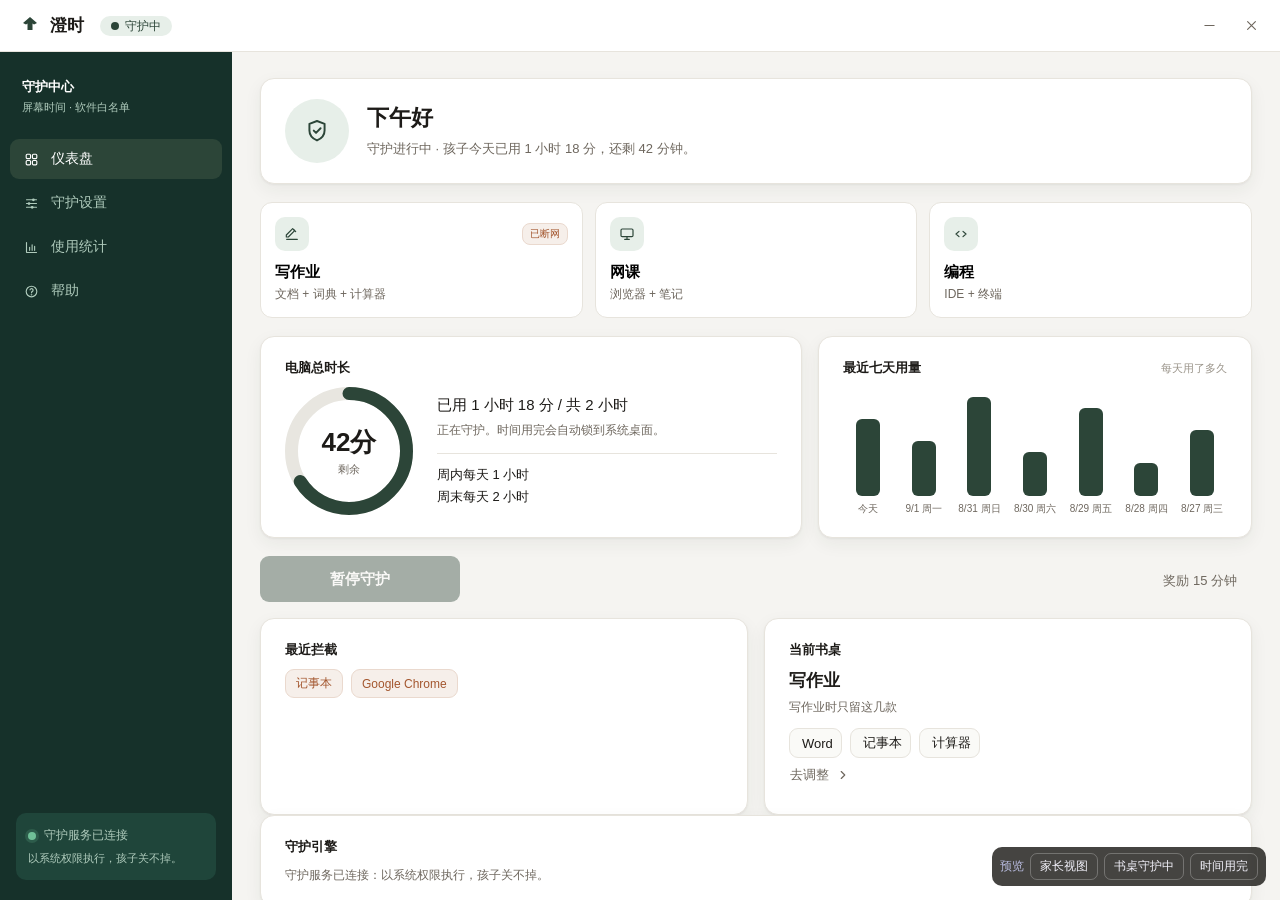
<file: src/Chengshi.App/wwwroot/index.html>
<!doctype html>
<html lang="zh-CN">
<head>
  <meta charset="utf-8" />
  <meta http-equiv="Content-Security-Policy" content="default-src 'self'; style-src 'self' 'unsafe-inline'; img-src 'self' data:" />
  <title>澄时</title>
  <link rel="stylesheet" href="app.css" />
</head>
<body class="mode-parent">
  <!-- ===== SVG 图标库 ===== -->
  <svg xmlns="http://www.w3.org/2000/svg" style="display:none" aria-hidden="true">
    <symbol id="i-logo" viewBox="0 0 20 20">
      <path d="M 10,1 L 17,7 L 14,8.5 L 12.5,7.5 L 12.5,14 L 7.5,14 L 7.5,7.5 L 6,8.5 L 3,7 Z" fill="currentColor"/>
    </symbol>
    <symbol id="i-grid" viewBox="0 0 24 24">
      <g fill="none" stroke="currentColor" stroke-width="1.8" stroke-linecap="round" stroke-linejoin="round">
        <rect x="3.5" y="3.5" width="7" height="7" rx="1.6"/><rect x="13.5" y="3.5" width="7" height="7" rx="1.6"/>
        <rect x="3.5" y="13.5" width="7" height="7" rx="1.6"/><rect x="13.5" y="13.5" width="7" height="7" rx="1.6"/>
      </g>
    </symbol>
    <symbol id="i-sliders" viewBox="0 0 24 24">
      <g fill="none" stroke="currentColor" stroke-width="1.8" stroke-linecap="round">
        <path d="M4 6h16M4 12h16M4 18h16"/>
        <circle cx="15" cy="6" r="2.2" fill="currentColor" stroke="none"/>
        <circle cx="8" cy="12" r="2.2" fill="currentColor" stroke="none"/>
        <circle cx="13" cy="18" r="2.2" fill="currentColor" stroke="none"/>
      </g>
    </symbol>
    <symbol id="i-help" viewBox="0 0 24 24">
      <g fill="none" stroke="currentColor" stroke-width="1.8" stroke-linecap="round">
        <circle cx="12" cy="12" r="8.5"/>
        <path d="M9.6 9.3a2.5 2.5 0 1 1 3.4 2.9c-.8.35-1 .9-1 1.8"/>
        <circle cx="12" cy="17" r=".4" fill="currentColor"/>
      </g>
    </symbol>
    <symbol id="i-pencil" viewBox="0 0 24 24">
      <g fill="none" stroke="currentColor" stroke-width="1.8" stroke-linecap="round" stroke-linejoin="round">
        <path d="M4 20h16M6.5 16.5 16 7l-3-3-9.5 9.5v3z"/><path d="m14.5 5.5 3 3"/>
      </g>
    </symbol>
    <symbol id="i-monitor" viewBox="0 0 24 24">
      <g fill="none" stroke="currentColor" stroke-width="1.8" stroke-linecap="round" stroke-linejoin="round">
        <rect x="3" y="4.5" width="18" height="11.5" rx="1.8"/><path d="M8.5 20h7M12 16.5V20"/>
      </g>
    </symbol>
    <symbol id="i-code" viewBox="0 0 24 24">
      <g fill="none" stroke="currentColor" stroke-width="1.8" stroke-linecap="round" stroke-linejoin="round">
        <path d="m9 8-4.5 4L9 16M15 8l4.5 4L15 16"/>
      </g>
    </symbol>
    <symbol id="i-shield" viewBox="0 0 24 24">
      <g fill="none" stroke="currentColor" stroke-width="1.8" stroke-linecap="round" stroke-linejoin="round">
        <path d="M12 2.8 19 5.4v6.1c0 4.6-3 7.5-7 9.2-4-1.7-7-4.6-7-9.2V5.4z"/>
        <path d="m9 11.6 2.1 2.1L15.3 9.5"/>
      </g>
    </symbol>
    <symbol id="i-eye" viewBox="0 0 24 24">
      <g fill="none" stroke="currentColor" stroke-width="1.8" stroke-linecap="round">
        <path d="M3 12c2.6-4 5.7-6 9-6s6.4 2 9 6c-2.6 4-5.7 6-9 6s-6.4-2-9-6z"/>
        <circle cx="12" cy="12" r="2.6"/>
      </g>
    </symbol>
    <symbol id="i-copy" viewBox="0 0 24 24">
      <g fill="none" stroke="currentColor" stroke-width="1.8" stroke-linecap="round" stroke-linejoin="round">
        <rect x="9" y="9" width="11" height="11" rx="2"/><path d="M5 15H4.5A1.5 1.5 0 0 1 3 13.5v-9A1.5 1.5 0 0 1 4.5 3h9A1.5 1.5 0 0 1 15 4.5V5"/>
      </g>
    </symbol>
    <symbol id="i-mail" viewBox="0 0 24 24">
      <g fill="none" stroke="currentColor" stroke-width="1.8" stroke-linecap="round" stroke-linejoin="round">
        <rect x="3" y="5" width="18" height="14" rx="2"/><path d="m3.5 6.5 8.5 6 8.5-6"/>
      </g>
    </symbol>
    <symbol id="i-folder" viewBox="0 0 24 24">
      <g fill="none" stroke="currentColor" stroke-width="1.8" stroke-linecap="round" stroke-linejoin="round">
        <path d="M3 6.5A1.5 1.5 0 0 1 4.5 5h4.6l2 2.5h8.4A1.5 1.5 0 0 1 21 9v9a1.5 1.5 0 0 1-1.5 1.5h-15A1.5 1.5 0 0 1 3 18z"/>
      </g>
    </symbol>
    <symbol id="i-heart" viewBox="0 0 24 24">
      <g fill="none" stroke="currentColor" stroke-width="1.8" stroke-linecap="round" stroke-linejoin="round">
        <path d="M12 20.5S3.5 15.5 3.5 9.6C3.5 6.8 5.7 4.5 8.4 4.5c1.5 0 2.9.7 3.6 1.9.7-1.2 2.1-1.9 3.6-1.9 2.7 0 4.9 2.3 4.9 5.1 0 5.9-8.5 10.9-8.5 10.9z"/>
      </g>
    </symbol>
    <symbol id="i-chevron" viewBox="0 0 24 24">
      <path fill="none" stroke="currentColor" stroke-width="2" stroke-linecap="round" stroke-linejoin="round" d="m9 6 6 6-6 6"/>
    </symbol>
    <symbol id="i-minus" viewBox="0 0 24 24">
      <path fill="none" stroke="currentColor" stroke-width="1.6" stroke-linecap="round" d="M5.5 12h13"/>
    </symbol>
    <symbol id="i-x" viewBox="0 0 24 24">
      <path fill="none" stroke="currentColor" stroke-width="1.6" stroke-linecap="round" d="m6.5 6.5 11 11m0-11-11 11"/>
    </symbol>
    <symbol id="i-check" viewBox="0 0 24 24">
      <path fill="none" stroke="currentColor" stroke-width="2.4" stroke-linecap="round" stroke-linejoin="round" d="m5 12.5 4.5 4.5L19 7.5"/>
    </symbol>
    <symbol id="i-chart" viewBox="0 0 24 24">
      <g fill="none" stroke="currentColor" stroke-width="1.8" stroke-linecap="round" stroke-linejoin="round">
        <path d="M4 4v15a1 1 0 0 0 1 1h15"/>
        <path d="M9 16.5v-5M13 16.5v-9M17 16.5v-6.5"/>
      </g>
    </symbol>
    <symbol id="i-clock" viewBox="0 0 24 24">
      <g fill="none" stroke="currentColor" stroke-width="1.8" stroke-linecap="round">
        <circle cx="12" cy="12" r="8.5"/><path d="M12 7.5V12l3 2"/>
      </g>
    </symbol>
  </svg>

  <!-- ===== 标题栏（app-region: drag） ===== -->
  <header id="titlebar">
    <div class="tb-left">
      <svg class="tb-logo"><use href="#i-logo"/></svg>
      <span class="tb-name">澄时</span>
      <span id="tbPill" class="pill pill-muted">
        <span class="pill-dot"></span><span id="tbPillText">未设置</span>
      </span>
    </div>
    <div class="tb-right">
      <button id="btnMin" class="tb-btn" title="最小化到托盘" app-region="no-drag"><svg class="ic"><use href="#i-minus"/></svg></button>
      <button id="btnClose" class="tb-btn tb-close" title="关闭" app-region="no-drag"><svg class="ic"><use href="#i-x"/></svg></button>
    </div>
  </header>

  <div id="app">
    <!-- ================= 家长视图 ================= -->
    <div id="parentView">
      <aside id="sidebar">
        <div class="side-head">
          <div class="side-title">守护中心</div>
          <div class="side-sub">屏幕时间 · 软件白名单</div>
        </div>
        <nav class="side-nav">
          <button class="nav-item active" data-page="dashboard"><svg class="ic"><use href="#i-grid"/></svg><span>仪表盘</span></button>
          <button class="nav-item" data-page="settings"><svg class="ic"><use href="#i-sliders"/></svg><span>守护设置</span></button>
          <button class="nav-item" data-page="stats"><svg class="ic"><use href="#i-chart"/></svg><span>使用统计</span></button>
          <button class="nav-item" data-page="help"><svg class="ic"><use href="#i-help"/></svg><span>帮助</span></button>
        </nav>
        <div class="side-engine">
          <div class="se-line"><span class="se-dot" id="engineDot"></span><span id="engineTitle">守护引擎</span></div>
          <div class="se-detail" id="engineDetail">正在检查…</div>
        </div>
      </aside>

      <main id="content">
        <!-- ===== 仪表盘 ===== -->
        <section id="page-dashboard" class="page active">
          <div class="card hero">
            <div class="hero-icon"><svg class="ic-lg"><use href="#i-shield"/></svg></div>
            <div class="hero-text">
              <div class="hero-greeting" id="greeting">你好</div>
              <div class="hero-line" id="heroLine"></div>
            </div>
          </div>

          <div class="desk-cards" id="deskCards"></div>

          <div class="dash-grid">
            <div class="card budget-card">
              <div class="card-title">电脑总时长</div>
              <div class="budget-body">
                <div class="donut-wrap">
                  <svg class="donut" viewBox="0 0 128 128">
                    <circle class="donut-track" cx="64" cy="64" r="57.5"/>
                    <circle class="donut-arc" id="donutArc" cx="64" cy="64" r="57.5"/>
                  </svg>
                  <div class="donut-center">
                    <div class="donut-remaining" id="donutRemaining">—</div>
                    <div class="donut-label">剩余</div>
                  </div>
                </div>
                <div class="budget-side">
                  <div class="budget-used" id="donutUsed">已用 — / 共 1 小时</div>
                  <div class="budget-hint" id="donutHint"></div>
                  <div class="v-divider"></div>
                  <div class="limit-line" id="weekdayLimit">周内每天 1 小时</div>
                  <div class="limit-line" id="weekendLimit">周末每天 2 小时</div>
                </div>
              </div>
            </div>

            <div class="card week-card">
              <div class="card-title-row">
                <div class="card-title">最近七天用量</div>
                <div class="card-aside">每天用了多久</div>
              </div>
              <div class="week-bars" id="weekBars"></div>
              <div class="empty-note" id="weekEmpty">跨天之后，这里会画出每天大概用了多久。</div>
            </div>
          </div>

          <div class="dash-actions">
            <button id="guardBtn" class="btn btn-primary btn-lg">完成家长设置</button>
            <button id="rewardBtn" class="btn btn-ghost hidden">奖励 15 分钟</button>
          </div>

          <div class="dash-grid dash-grid-2">
            <div class="card">
              <div class="card-title">最近拦截</div>
              <div class="chips warn-chips" id="dashBlocked"></div>
              <div class="empty-note" id="dashBlockedEmpty">守护中拦下的软件会显示在这里。</div>
            </div>
            <div class="card">
              <div class="card-title">当前书桌</div>
              <div class="cur-desk-name" id="curDeskName">写作业</div>
              <div class="cur-desk-summary" id="curDeskSummary"></div>
              <div class="chips" id="curDeskApps"></div>
              <div class="empty-note" id="curDeskEmpty">还没选书桌。</div>
              <button class="btn btn-ghost btn-link nav-go" data-page="settings">去调整 <svg class="ic ic-sm"><use href="#i-chevron"/></svg></button>
            </div>
          </div>

          <div class="card">
            <div class="card-title">守护引擎</div>
            <div class="engine-text" id="dashEngine"></div>
            <div class="hint accent-hint" id="dashHint"></div>
          </div>

          <div class="card">
            <div class="card-title-row">
              <div class="card-title">今天各软件用了多久</div>
              <div class="card-aside" id="appUsageHint"></div>
            </div>
            <div id="appUsageRows"></div>
            <div class="empty-note" id="appUsageEmpty">守护开始后，这里会记下每个软件各用了多久。</div>
          </div>
        </section>

        <!-- ===== 守护设置 ===== -->
        <section id="page-settings" class="page">
          <div class="settings-head">
            <div class="settings-head-text">
              <div class="page-title" id="setTitle">家长设置</div>
              <div class="page-lead" id="setLead">改时长或软件后点开始守护。孩子在守护画面里改不了。</div>
            </div>
            <button id="guardBtn2" class="btn btn-primary">开始守护</button>
          </div>

          <!-- 守护生效预览：实时汇总所有规则叠加后的结果，回答「到底什么在生效」 -->
          <div class="card preview-card">
            <div class="preview-head" id="previewHead">点「开始守护」后，以下规则会同时生效：</div>
            <ul class="preview-list" id="previewList"></ul>
          </div>

          <!-- 规则一 · 能用什么 ｜ 规则二 · 能用多久（两条规则同时生效） -->
          <div class="scenario-grid">
            <div class="card">
              <div class="scenario-head">
                <span class="scenario-title">能用什么</span><span class="scenario-tag">软件与网站</span>
              </div>
              <div class="scenario-lead">守护中，名单外的软件会被关掉。</div>

              <div class="card-title">书桌</div>
              <div class="desk-select-grid" id="deskGrid"></div>
              <div class="empty-note hidden" id="unrestrictedNote" style="margin-top:12px">
                这个场景不限制软件和网站：整台电脑随便用，只用「能用多久」里的时长来管。
              </div>

              <div id="presetSection">
                <div class="field-label" style="margin-top:14px">拿不准？一键套用推荐组合：</div>
                <div class="row wrap" id="presetRow">
                  <button class="btn btn-outline btn-sm" data-preset="homework|60">小学生 · 写作业 1 小时</button>
                  <button class="btn btn-outline btn-sm" data-preset="class|90">初中生 · 网课 1.5 小时</button>
                  <button class="btn btn-outline btn-sm" data-preset="code|120">高中生 · 编程 2 小时</button>
                </div>
              </div>

              <div id="appsSection">
                <div class="row split" style="margin-top:24px">
                  <div class="card-title">允许的软件</div>
                  <button id="addAppsBtn" class="btn btn-outline btn-sm">添加 / 去掉</button>
                </div>
                <div class="chips" id="appChips"></div>
                <div class="empty-note" id="appChipsEmpty">还没选软件。开始守护前至少加一款。</div>
              </div>

              <div id="sitesSection">
                <div class="h-divider"></div>

                <div class="card-title">网站规则（绿色上网）</div>
                <div class="muted-note" id="sitesHint"></div>

                <div class="field-label" style="margin-top:8px">允许的网站（留空 = 不限制）</div>
                <div class="row">
                  <input id="allowSiteInput" class="input grow" placeholder="如 ke.qq.com（课堂网址）" />
                  <button id="addAllowSite" class="btn btn-outline">添加</button>
                </div>
                <div class="chips accent-chips" id="allowSiteChips"></div>
                <div class="empty-note" id="allowSiteEmpty">还没填。填了之后，浏览器只能打开这些网站。</div>

                <div class="field-label" style="margin-top:12px">禁止类别</div>
                <label class="check"><input type="checkbox" id="catVideo"><span>短视频 / 直播（抖音、快手、B站…）</span></label>
                <label class="check"><input type="checkbox" id="catGames"><span>游戏网站（4399、Steam 社区…）</span></label>
                <label class="check"><input type="checkbox" id="catAdult"><span>成人内容</span></label>

                <div class="field-label" style="margin-top:12px">禁止的网站</div>
                <div class="row">
                  <input id="blockSiteInput" class="input grow" placeholder="如 youku.com" />
                  <button id="addBlockSite" class="btn btn-outline">添加</button>
                </div>
                <div class="chips" id="blockSiteChips"></div>
              </div>
            </div>

            <div class="card">
              <div class="scenario-head">
                <span class="scenario-title">能用多久</span><span class="scenario-tag">每天总时长</span>
              </div>
              <div class="scenario-lead">和「能用什么」同时生效：不管用哪个软件，每天累计用满就锁屏，周内 / 周末可以不同。</div>

              <div class="seg-tabs">
                <button class="seg-tab on" data-tab="weekday">周一至周五</button>
                <button class="seg-tab" data-tab="weekend">周末</button>
              </div>
              <div class="minutes-big" id="minutesBig">1 小时</div>
              <div class="muted-note" id="otherDays" style="margin-bottom:12px"></div>

              <div class="pill-grid">
                <button class="pill-btn" data-min="30">30 分</button>
                <button class="pill-btn" data-min="60">1 小时</button>
                <button class="pill-btn" data-min="90">90 分</button>
                <button class="pill-btn" data-min="120">2 小时</button>
                <button class="pill-btn" data-min="custom">自定义</button>
              </div>
              <div class="row hidden" id="customWrap" style="margin-top:8px">
                <input id="customMinutes" class="input" style="width:84px" inputmode="numeric" placeholder="分钟" />
                <span class="muted-note" style="margin:0">分钟 / 天，范围 5–600</span>
              </div>
              <div class="muted-note" id="whatHappens" style="margin-top:8px"></div>

              <div class="h-divider"></div>

              <div class="card-title">按星期排不同时长</div>
              <div class="muted-note">默认按上面的基础时长。某天想多给或少给，在这里单独改，只有那一天生效。</div>
              <div id="dayRows" style="margin-top:10px"></div>
            </div>
          </div>

          <!-- 规则三 · 单个软件限时 -->
          <div class="card" style="margin-top:16px">
            <div class="scenario-head">
              <span class="scenario-title">单个软件限时</span><span class="scenario-tag">可选</span>
            </div>
            <div class="scenario-lead">在「能用多久」之内，给某些软件单独设上限：比如游戏每天只给 30 分钟，用完就只关掉它，别的软件照常用。</div>
            <div class="row" style="max-width:560px">
              <select id="limitAppSelect" class="input grow"></select>
              <input id="limitMinutes" class="input" style="width:72px" inputmode="numeric" placeholder="分钟" />
              <button id="addLimit" class="btn btn-outline">加上这条限额</button>
            </div>
            <div id="limitRows" style="margin-top:10px"></div>
            <div class="empty-note" id="limitEmpty">还没有单独限时。所有软件共用上面的每天总时长。</div>
          </div>

          <!-- 规则四 · 开机自动守护 -->
          <div class="card" style="margin-top:16px">
            <div class="scenario-head">
              <span class="scenario-title">开机自动守护</span><span class="scenario-tag">什么时候开始</span>
            </div>
            <div class="scenario-lead">勾上后孩子开机就开始计总时长，不用家长动手。</div>
            <label class="check check-row">
              <input type="checkbox" id="guardOnLaunch">
              <span class="check-text"><b>开机后自动开始守护</b><small>澄时一启动就进入守护，总时长从开机就计</small></span>
            </label>
            <label class="check check-row">
              <input type="checkbox" id="startWithWindows">
              <span class="check-text"><b>开机时启动澄时</b><small>家长端随 Windows 启动，托盘里随时能打开</small></span>
            </label>
            <div class="scene-svc">
              <div class="hint accent-hint" id="serviceStatus" style="margin:0 0 8px"></div>
              <div class="row wrap">
                <button id="installService" class="btn btn-outline btn-sm">安装守护服务</button>
                <button id="uninstallService" class="btn btn-ghost btn-sm hidden">卸载守护服务</button>
              </div>
              <div class="muted-note" style="margin-top:8px">装上守护服务：开机守护由系统执行、断网管控才生效，孩子也杀不掉进程。</div>
            </div>
          </div>

          <!-- 支撑配置：密码与找回 ｜ 邮件 -->
          <div class="scenario-grid" style="margin-top:16px">
            <div class="card">
              <div class="scenario-title">家长密码与找回</div>
              <div class="scenario-lead">改规则、加时间、退出澄时都要用密码。</div>

              <div id="pinFirstRun">
                <div class="field-label" style="margin-top:8px">设置密码（至少 4 位）</div>
                <input type="password" id="pinCreate" class="input" style="width:100%" inputmode="numeric" autocomplete="new-password" />
                <div class="field-label" style="margin-top:12px">再输一次</div>
                <input type="password" id="pinConfirm" class="input" style="width:100%" inputmode="numeric" autocomplete="new-password" />
              </div>

              <div id="pinConfigured" class="hidden">
                <div class="field-label" style="margin-top:8px">找回码</div>
                <div class="row">
                  <div class="recovery-box" id="recoveryCode">————</div>
                  <button id="copyRecovery" class="btn btn-outline" title="复制找回码"><svg class="ic ic-sm"><use href="#i-copy"/></svg></button>
                </div>
                <div class="muted-note" id="recoveryHint" style="margin:6px 0 14px">忘记密码时用，请抄下来或点「复制」存好。</div>

                <div class="field-label">当前密码</div>
                <input type="password" id="pinOld" class="input" style="width:100%" inputmode="numeric" autocomplete="current-password" />
                <div class="field-label" style="margin-top:12px">新密码</div>
                <input type="password" id="pinNew" class="input" style="width:100%" inputmode="numeric" autocomplete="new-password" />
                <div class="field-label" style="margin-top:12px">再输一次</div>
                <input type="password" id="pinNew2" class="input" style="width:100%" inputmode="numeric" autocomplete="new-password" />
                <button id="changePin" class="btn btn-outline" style="margin-top:12px">保存新密码</button>
                <div class="hint accent-hint" id="pinHint"></div>

                <div class="h-divider"></div>

                <div class="card-title">邮箱找回（可选）</div>
                <div class="muted-note">留一个备用邮箱，忘记密码时用验证码找回，比记找回码更方便。</div>
                <div class="field-label" style="margin-top:8px">备用邮箱</div>
                <input id="recoveryEmail" class="input" style="width:100%" placeholder="parent@example.com" />
                <button id="saveRecoveryEmail" class="btn btn-outline" style="margin-top:8px">保存备用邮箱</button>
              </div>
            </div>

            <div class="card">
              <div class="scenario-title">邮件发送设置（可选）</div>
              <div class="scenario-lead">不填也能用：演示模式会在软件内直接弹出验证码。想真发邮件，填 QQ/新浪 的 SMTP（用邮箱授权码，不是登录密码）。</div>
              <div class="row wrap">
                <button class="btn btn-outline btn-sm" data-mail="qq">QQ 邮箱</button>
                <button class="btn btn-outline btn-sm" data-mail="sina">新浪邮箱</button>
                <button class="btn btn-outline btn-sm" data-mail="163">163 邮箱</button>
              </div>
              <div class="field-label" style="margin-top:10px">SMTP 服务器</div>
              <div class="row">
                <input id="smtpHost" class="input grow" placeholder="smtp.qq.com" />
                <input id="smtpPort" class="input" style="width:76px" inputmode="numeric" placeholder="587" />
              </div>
              <label class="check" style="margin-top:10px"><input type="checkbox" id="smtpSsl"><span>使用 SSL/TLS 加密</span></label>
              <div class="field-label" style="margin-top:12px">邮箱账号</div>
              <input id="smtpUser" class="input" style="width:100%" placeholder="你的邮箱" />
              <div class="field-label" style="margin-top:12px">授权码（不是邮箱登录密码）</div>
              <input type="password" id="smtpPass" class="input" style="width:100%" autocomplete="off" />
              <button id="saveMail" class="btn btn-outline" style="margin-top:12px">保存邮件设置</button>
              <div class="hint accent-hint" id="mailHint"></div>
            </div>
          </div>

          <!-- 支撑配置：睡觉与护眼 -->
          <div class="card" style="margin-top:16px">
            <div class="scenario-title">睡觉与护眼</div>
            <label class="check" style="margin-top:10px"><input type="checkbox" id="bedtime"><span>22:00 – 07:00 断网</span></label>
            <div class="muted-note" style="margin-left:28px">守护期间到点就断网，帮助孩子按时睡觉。</div>

            <div class="h-divider"></div>

            <div class="card-title">护眼休息提醒</div>
            <div class="muted-note">孩子连续用电脑到设定时长，就弹窗温柔提醒休息眼睛。只是提醒，不会强制关掉软件。</div>
            <div class="row wrap" style="margin-top:10px">
              <button class="pill-btn break-pill" data-break="0">关闭</button>
              <button class="pill-btn break-pill" data-break="30">每 30 分钟</button>
              <button class="pill-btn break-pill" data-break="45">每 45 分钟</button>
              <button class="pill-btn break-pill" data-break="60">每 60 分钟</button>
            </div>
          </div>

          <div class="hint accent-hint" id="parentHint" style="margin-top:14px"></div>
        </section>

        <!-- ===== 使用统计 ===== -->
        <section id="page-stats" class="page">
          <div class="settings-head">
            <div class="settings-head-text">
              <div class="page-title">使用统计</div>
              <div class="page-lead">每个软件每天用了多久，都记在这台电脑上，不会上传。</div>
            </div>
            <div class="row wrap">
              <button class="pill-btn range-pill on" data-statrange="7">近 7 天</button>
              <button class="pill-btn range-pill" data-statrange="14">近 14 天</button>
              <button class="pill-btn range-pill" data-statrange="30">近 30 天</button>
            </div>
          </div>

          <div class="stat-cards">
            <div class="card stat-card"><div class="stat-label">累计时长</div><div class="stat-value" id="statTotal">—</div></div>
            <div class="card stat-card"><div class="stat-label">日均时长</div><div class="stat-value" id="statAvg">—</div></div>
            <div class="card stat-card"><div class="stat-label">用过的软件</div><div class="stat-value" id="statApps">—</div></div>
            <div class="card stat-card"><div class="stat-label">拦截次数</div><div class="stat-value" id="statBlocked">—</div></div>
          </div>

          <div class="card stats-block">
            <div class="card-title-row">
              <div class="card-title">每天总时长</div>
              <div class="card-aside">今天为实时数据</div>
            </div>
            <div class="stat-bars" id="statDailyBars"></div>
            <div class="empty-note hidden" id="statDailyEmpty">还没有历史记录。守护跑起来、跨天之后，这里会一天一根柱子。</div>
          </div>

          <div class="card stats-block">
            <div class="card-title-row">
              <div class="card-title">应用时长排行</div>
              <div class="card-aside">按所选范围合计</div>
            </div>
            <div id="statRanking"></div>
            <div class="empty-note hidden" id="statRankEmpty">还没有记录。守护开始后，孩子用的每款软件都会记下来。</div>
          </div>

          <div class="card stats-block">
            <div class="card-title">每日明细</div>
            <div class="detail-row detail-head"><span>日期</span><span>总时长</span><span>拦截</span><span>用得最多的软件</span></div>
            <div id="statDetail"></div>
          </div>
        </section>

        <!-- ===== 帮助 ===== -->
        <section id="page-help" class="page">
          <div class="page-title">帮助与状态</div>
          <div class="page-lead">确认守护引擎在正常工作，或试一下拦截效果。</div>

          <div class="help-list">
            <div class="card">
              <div class="card-title">守护引擎</div>
              <div class="help-engine" id="helpEngine"></div>
            </div>
            <div class="card">
              <div class="card-title">验证拦截</div>
              <div class="muted-note">开始后只留计算器，打开记事本应被自动关掉。用来确认拦截有没有生效。</div>
              <button id="spikeBtn" class="btn btn-outline" style="margin-top:12px">试一下拦截</button>
              <div class="hint accent-hint" id="spikeHint"></div>
            </div>
            <div class="card">
              <div class="card-title">杀毒软件提示有风险？</div>
              <div class="muted-note">澄时做的事（锁屏、关闭名单外的程序、常驻后台守护）和杀毒软件盯着的可疑行为长得一样，又没有花钱买代码签名证书，所以 Windows SmartScreen 或杀软可能弹「未知发布者」警告，属于误报。澄时全部代码开源、不联网上传任何数据；不放心的话可以只从官方发布页下载，或自己从源码构建后再安装。若杀软拦截了安装，把澄时加入白名单即可。</div>
            </div>
            <div class="card">
              <div class="card-title">问题反馈</div>
              <div class="muted-note">装不上、拦不住、误关了正常软件？先打开日志看看，反馈时把现象、日志和 Windows 版本一起发来，问题才好定位。</div>
              <div class="row" style="margin-top:12px">
                <button id="copyFeedback" class="btn btn-outline">复制邮箱</button>
                <button id="openMailApp" class="btn btn-outline">打开邮件应用</button>
                <button id="openLogs" class="btn btn-outline">打开日志文件夹</button>
              </div>
              <div class="feedback-email" id="feedbackEmail"></div>
              <div class="hint accent-hint" id="feedbackHint"></div>
            </div>
            <div class="card">
              <div class="card-title">关于</div>
              <div class="muted-note" id="helpAbout">所有设置和记录都只存在这台电脑上，不会上传。</div>
              <div class="row" style="margin-top:12px">
                <button id="sponsorBtn" class="btn btn-outline"><svg class="ic ic-sm"><use href="#i-heart"/></svg> 支持澄时</button>
                <span class="faint-note">澄时免费无广告，赞助全凭心意。</span>
              </div>
            </div>
          </div>
        </section>
      </main>
    </div>

    <!-- ================= 孩子视图：书桌场景 ================= -->
    <div id="deskView" class="child-view hidden">
      <div class="desk-glow g1"></div>
      <div class="desk-glow g2"></div>
      <div class="desk-center">
        <div class="pill pill-accent">
          <span class="pill-dot"></span><span id="childCaption">今天还剩</span>
        </div>
        <div class="remaining" id="remaining"></div>
        <div class="child-hint" id="childHint"></div>
        <div id="deskBanner" class="desk-banner hidden"></div>
      </div>
      <div class="desk-tiles" id="childTiles"></div>
      <div class="desk-blocked chips warn-chips" id="childBlocked"></div>
      <button id="askParentBtn" class="btn btn-outline btn-lg">找家长（改时间 / 软件 / 退出）</button>
    </div>

    <!-- ================= 孩子视图：时间用完夜晚场景 ================= -->
    <div id="timeupView" class="child-view hidden">
      <div class="stars">
        <span style="left:8%;top:18%"></span><span style="left:22%;top:62%"></span><span style="left:38%;top:12%"></span>
        <span style="left:55%;top:26%"></span><span style="left:71%;top:9%"></span><span style="left:84%;top:34%"></span>
        <span style="left:92%;top:58%"></span><span style="left:14%;top:84%"></span><span style="left:64%;top:78%"></span>
      </div>
      <div class="night-center">
        <svg class="night-art" viewBox="0 0 176 118" aria-hidden="true">
          <path fill="#F5D9A0" d="M 78,6 A 50,50 0 1 0 78,106 A 64,64 0 0 1 78,6 Z"/>
          <path fill="none" stroke="#C79A4B" stroke-width="2.4" stroke-linecap="round" d="M 30,48 Q 34,53 38,48 M 40,60 Q 44,65 48,60 M 34,72 Q 42,79 50,72"/>
          <circle cx="136" cy="64" r="30" fill="#F4F3FB" stroke="#D9DCEF" stroke-width="3"/>
          <circle cx="107" cy="34" r="8" fill="#D9DCEF"/><circle cx="165" cy="34" r="8" fill="#D9DCEF"/>
          <path fill="none" stroke="#37325C" stroke-width="3" stroke-linecap="round" d="M 136,64 L 136,48 M 136,64 L 148,68"/>
          <circle cx="136" cy="64" r="3.5" fill="#37325C"/>
          <path fill="none" stroke="#D9DCEF" stroke-width="3" stroke-linecap="round" d="M 116,90 L 110,99 M 156,90 L 162,99"/>
          <circle cx="170.5" cy="14.5" r="2.5" fill="#8B8FB8"/><circle cx="89.5" cy="15.5" r="1.5" fill="#8B8FB8"/>
        </svg>
        <div class="night-title">今天的时间用完啦</div>
        <div class="night-hint" id="timeupHint"></div>
        <button id="askMoreBtn" class="btn btn-primary btn-lg hidden">申请加时</button>
        <div class="night-foot">加时只对今天有效，跨天自动清零 · 忘记密码可用找回码重置</div>
        <button id="askParentNight" class="btn btn-ghost btn-night hidden">找家长（改时间 / 软件 / 退出）</button>
      </div>
      <div class="night-badge nb-left">
        <svg class="ic ic-sm"><use href="#i-shield"/></svg><span>澄时守护中</span>
      </div>
      <div class="night-badge nb-right"><span class="moon-dot"></span><span>睡觉时段 22:00 – 07:00</span></div>
    </div>

    <!-- ================= 护眼休息提醒 ================= -->
    <div id="breakOverlay" class="overlay hidden">
      <div class="dialog">
        <div class="dialog-icon"><svg class="ic-xl"><use href="#i-eye"/></svg></div>
        <div class="dialog-title">该让眼睛休息一下啦</div>
        <div class="dialog-text">你已经连续看了好一会儿屏幕。站起来走走，看看远处，5 分钟就好。</div>
        <div class="row center">
          <button class="btn btn-primary" data-break-dismiss="rest">好的，休息一下</button>
          <button class="btn btn-outline" data-break-dismiss="more">再看一会儿</button>
        </div>
      </div>
    </div>
  </div>

  <script src="app.js"></script>
</body>
</html>
</file>
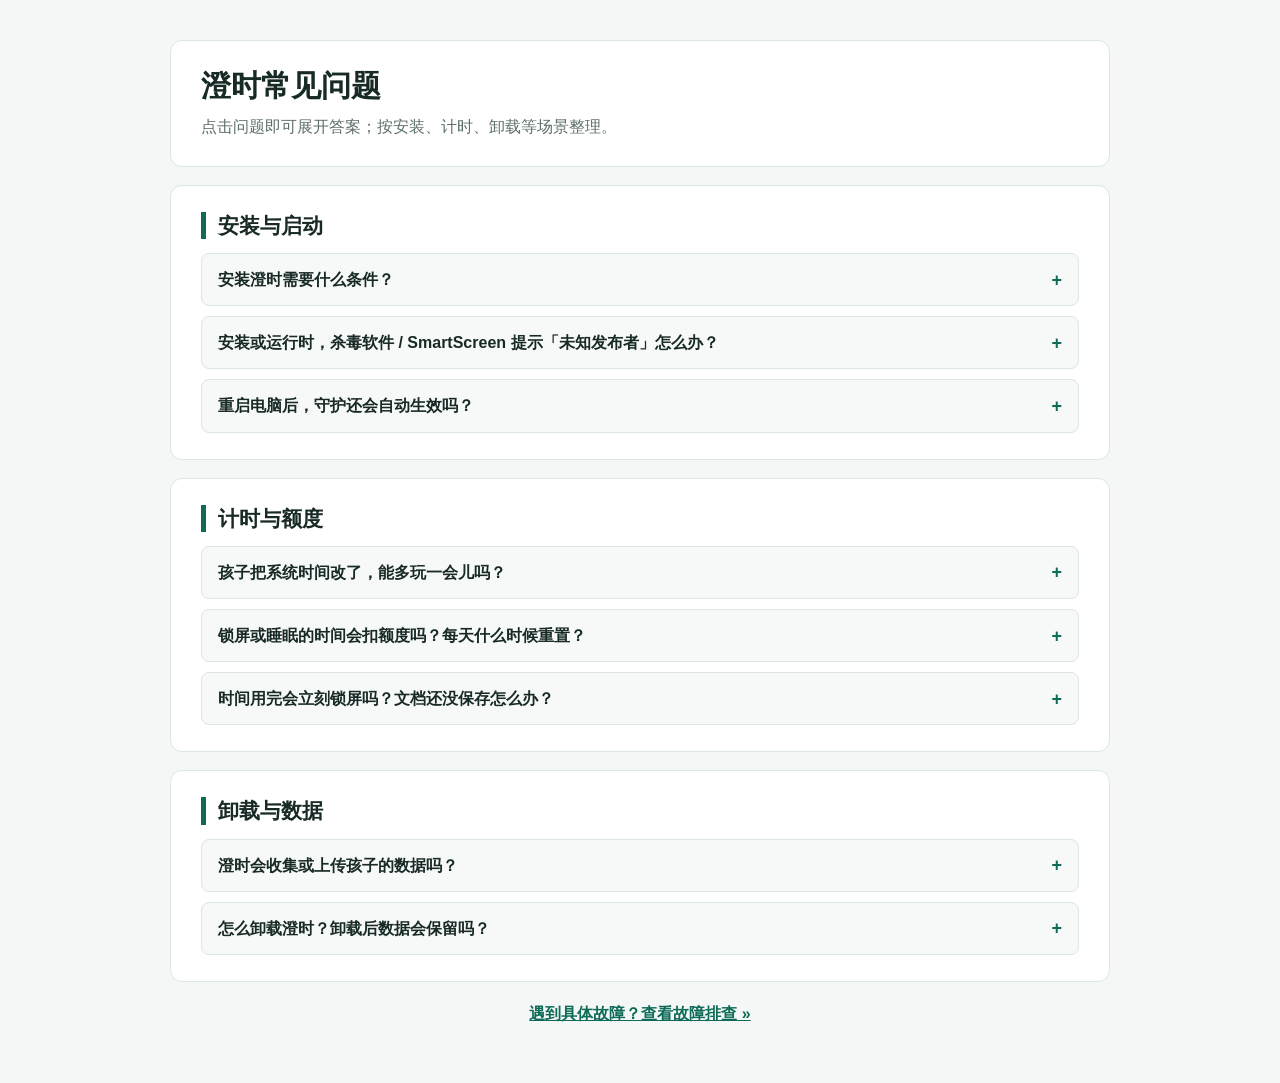
<file: docs/faq.html>
<!DOCTYPE html>
<html lang="zh-CN">
<head>
  <meta charset="utf-8">
  <meta name="viewport" content="width=device-width, initial-scale=1">
  <title>澄时常见问题</title>
  <style>
    :root {
      color-scheme: light;
      --background: #f4f7f5;
      --surface: #ffffff;
      --ink: #182a26;
      --muted: #5d6f6a;
      --accent: #0d6b58;
      --accent-light: #e8f4f0;
      --border: #dce6e2;
    }

    * {
      box-sizing: border-box;
    }

    body {
      margin: 0;
      background: var(--background);
      color: var(--ink);
      font-family: "Microsoft YaHei UI", "Microsoft YaHei", "PingFang SC", "Segoe UI", sans-serif;
      line-height: 1.7;
    }

    main {
      width: min(940px, calc(100% - 32px));
      margin: 0 auto;
      padding: 40px 0 56px;
    }

    .hero,
    section {
      background: var(--surface);
      border: 1px solid var(--border);
      border-radius: 12px;
      padding: 26px 30px;
    }

    .hero {
      margin-bottom: 18px;
    }

    section + section {
      margin-top: 18px;
    }

    h1 {
      margin: 0 0 8px;
      font-size: 30px;
      line-height: 1.25;
    }

    h2 {
      margin: 0 0 14px;
      padding-left: 12px;
      border-left: 5px solid var(--accent);
      font-size: 21px;
      line-height: 1.3;
    }

    .hero p {
      margin: 0;
      color: var(--muted);
    }

    details {
      margin-bottom: 10px;
      padding: 0;
      background: #f7f8f8;
      border: 1px solid var(--border);
      border-radius: 8px;
    }

    details:last-child {
      margin-bottom: 0;
    }

    summary {
      position: relative;
      padding: 12px 44px 12px 16px;
      border-radius: 7px 7px 0 0;
      font-weight: 650;
      cursor: pointer;
      list-style: none;
      user-select: none;
    }

    summary::-webkit-details-marker {
      display: none;
    }

    summary:focus-visible {
      outline: 2px solid var(--accent);
      outline-offset: -2px;
    }

    summary::after {
      content: "+";
      position: absolute;
      top: 50%;
      right: 16px;
      transform: translateY(-50%);
      color: var(--accent);
      font-size: 18px;
      font-weight: 700;
    }

    details[open] {
      background: var(--surface);
    }

    details[open] summary {
      background: var(--accent-light);
      color: var(--accent);
      border-bottom: 1px solid #c8e2da;
    }

    details[open] summary::after {
      content: "−";
    }

    .answer {
      padding: 4px 16px 12px;
    }

    .answer p {
      margin: 8px 0;
    }

    .answer :last-child {
      margin-bottom: 0;
    }

    code {
      padding: 1px 6px;
      border: 1px solid var(--border);
      border-radius: 6px;
      background: #f7f8f8;
      font-family: Consolas, "Courier New", monospace;
      font-size: 0.92em;
    }

    .troubleshoot-link {
      margin: 18px 0 0;
      text-align: center;
    }

    .troubleshoot-link a {
      color: var(--accent);
      font-weight: 650;
    }

    section :last-child {
      margin-bottom: 0;
    }

    @media (max-width: 600px) {
      main {
        width: 100%;
        padding-top: 20px;
      }

      .hero,
      section {
        padding: 20px;
        border-left: 0;
        border-right: 0;
        border-radius: 0;
      }

      h1 {
        font-size: 25px;
      }

      h2 {
        font-size: 19px;
      }

      summary {
        padding-right: 40px;
      }
    }
  </style>
</head>
<body>
  <main>
    <header class="hero">
      <h1>澄时常见问题</h1>
      <p>点击问题即可展开答案；按安装、计时、卸载等场景整理。</p>
    </header>

    <section id="install" aria-labelledby="install-heading">
      <h2 id="install-heading">安装与启动</h2>

      <details>
        <summary>安装澄时需要什么条件？</summary>
        <div class="answer">
          <p>在孩子的电脑上以管理员身份运行安装脚本 <code>scripts\install.ps1</code>（或安装包 <code>ChengshiSetup.exe</code>），它会安装到 <code>%ProgramFiles%\Chengshi</code>、注册并启动「澄时守护服务」、创建开始菜单快捷方式。之后从开始菜单打开「澄时」，设置家长密码（务必抄下找回码）、挑选允许的软件和每天时长，点「开始守护」即可。</p>
          <p>请给孩子使用「标准用户」账号：孩子若是管理员账号，可以卸载服务绕开守护，这是 Windows 权限模型的边界。</p>
        </div>
      </details>

      <details>
        <summary>安装或运行时，杀毒软件 / SmartScreen 提示「未知发布者」怎么办？</summary>
        <div class="answer">
          <p>这是误报。澄时的行为（锁屏、结束名单外的进程、SYSTEM 服务常驻、密码门禁）与杀软启发式盯防的「可疑行为」高度重合，而澄时是免费开源软件、没有购买代码签名证书。全部代码开源，所有数据只存本机。</p>
          <p>安装时点「仍要运行」即可；若杀软拦截守护服务，把 <code>%ProgramFiles%\Chengshi</code> 加入白名单。不放心的话，可以直接从源码构建。</p>
        </div>
      </details>

      <details>
        <summary>重启电脑后，守护还会自动生效吗？</summary>
        <div class="answer">
          <p>会。只要开启了「开机后自动开始守护」，守护服务（延迟自启、崩溃自动重启）开机就会自动恢复守护，孩子重启电脑也逃不掉。</p>
          <p>若重启后守护没有恢复，请先看家长界面首页是否提示「守护服务未连接」，再参考<a href="troubleshoot.html">故障排查</a>页处理。</p>
        </div>
      </details>
    </section>

    <section id="time" aria-labelledby="time-heading">
      <h2 id="time-heading">计时与额度</h2>

      <details>
        <summary>孩子把系统时间改了，能多玩一会儿吗？</summary>
        <div class="answer">
          <p>不能。计时基于系统单调时钟，改系统时间、改时区都不会影响已经累计的使用量，跨天重置也按真实日历执行，改时间骗不了它。</p>
        </div>
      </details>

      <details>
        <summary>锁屏或睡眠的时间会扣额度吗？每天什么时候重置？</summary>
        <div class="answer">
          <p>不会。孩子锁屏去吃饭、电脑进入睡眠的时段都不扣时间，回到桌面后继续累计。每天的额度在跨天时自动重置；周内和周末可以分开限额，也可以给某几天单独指定分钟数。</p>
        </div>
      </details>

      <details>
        <summary>时间用完会立刻锁屏吗？文档还没保存怎么办？</summary>
        <div class="answer">
          <p>不会搞突然袭击：最后 10 / 5 / 1 分钟孩子界面会分级提醒。时间用完后先给 2 分钟「保存进度」宽限——倒计时停在 0，书桌软件还能继续用来把存档和文档保存完，之后才清场锁屏。</p>
          <p>锁屏桌面明天自动恢复；家长也可以当场批准孩子的加时申请，或输入家长密码提前解锁。</p>
        </div>
      </details>
    </section>

    <section id="uninstall" aria-labelledby="uninstall-heading">
      <h2 id="uninstall-heading">卸载与数据</h2>

      <details>
        <summary>澄时会收集或上传孩子的数据吗？</summary>
        <div class="answer">
          <p>不会。澄时没有云端账号，也没有任何上传：所有配置和使用记录都只保存在本机 <code>%ProgramData%\Chengshi</code> 目录。用量日志（<code>usagelog.jsonl</code>）仅用于家长仪表盘展示最近七天用量。</p>
        </div>
      </details>

      <details>
        <summary>怎么卸载澄时？卸载后数据会保留吗？</summary>
        <div class="answer">
          <p>管理员运行 <code>scripts\uninstall.ps1</code>，或在 Windows「设置 → 应用」里直接卸载。默认保留配置数据（家长密码、书桌设置、用量记录），以后重装可以接着用。</p>
          <p>如果确定不再使用，运行卸载脚本时加 <code>-RemoveData</code> 参数，把数据一并删除。</p>
        </div>
      </details>
    </section>

    <p class="troubleshoot-link"><a href="troubleshoot.html">遇到具体故障？查看故障排查 »</a></p>
  </main>
</body>
</html>
</file>
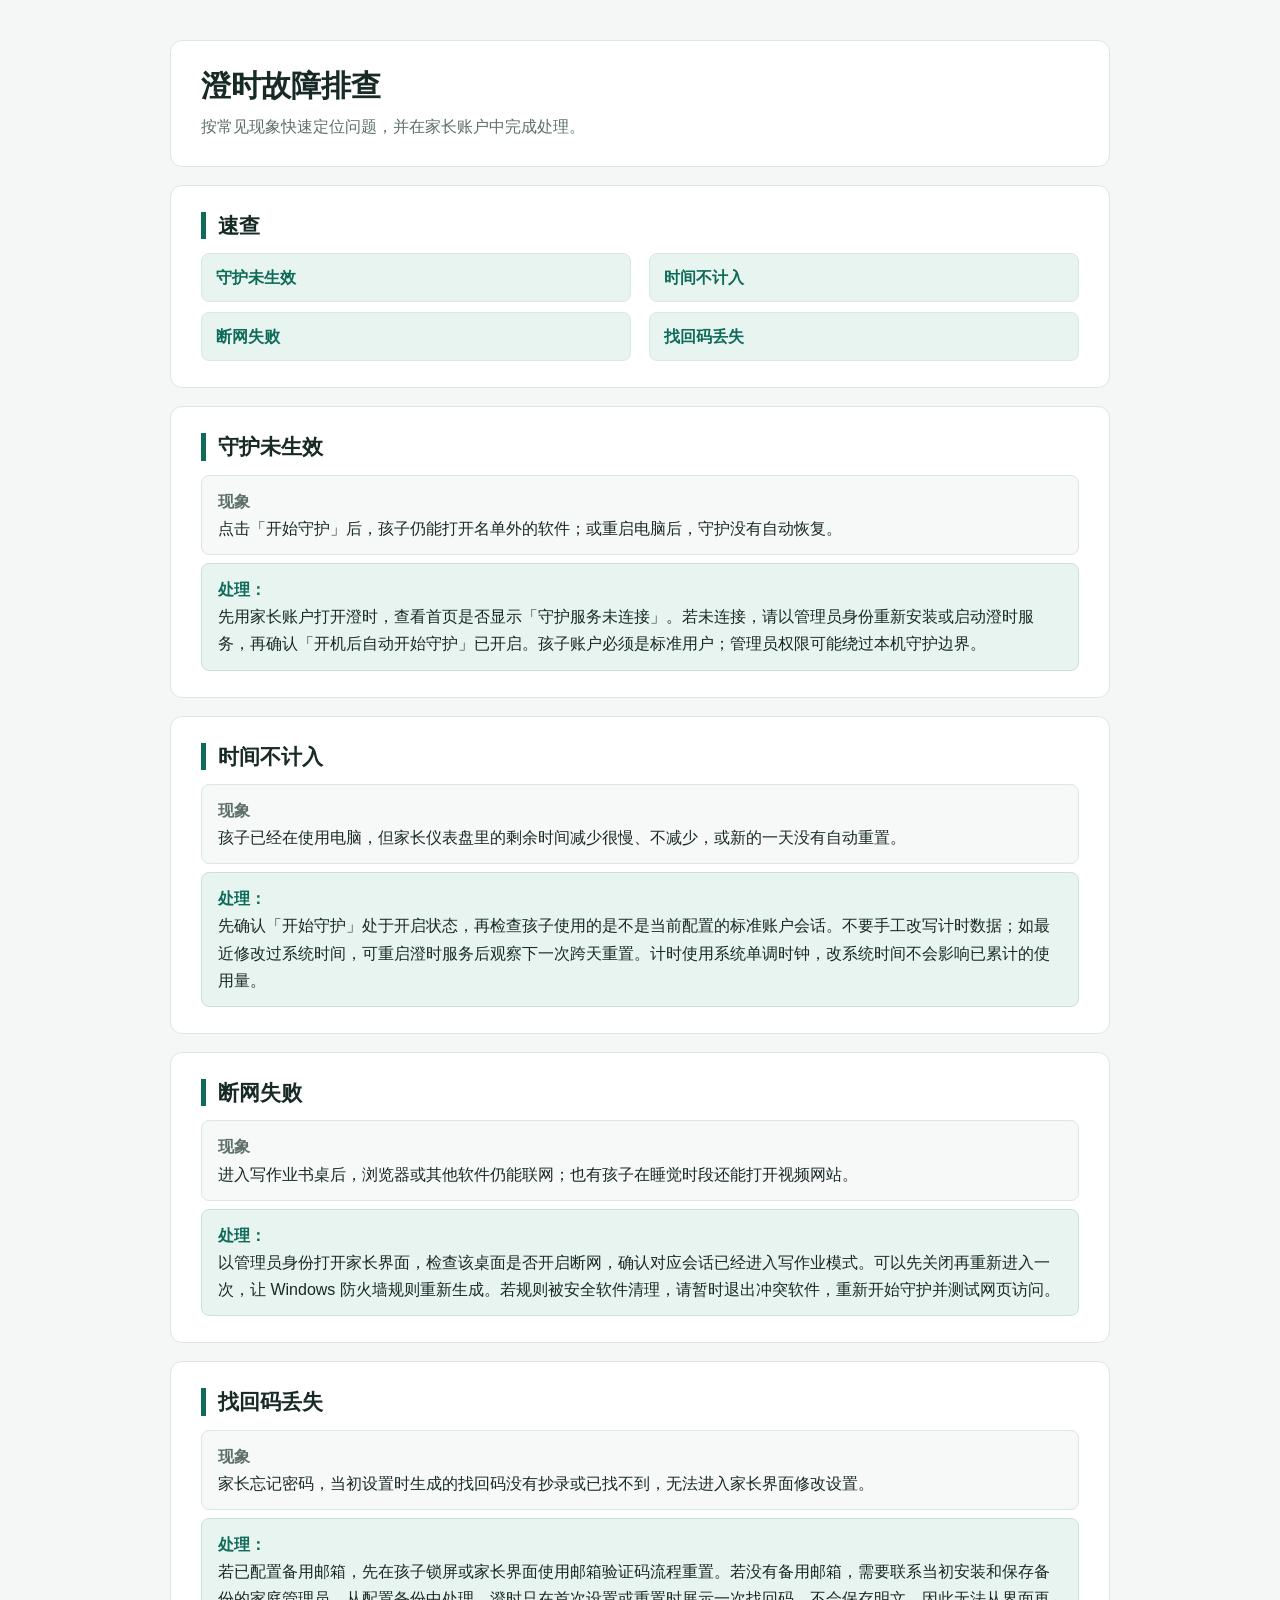
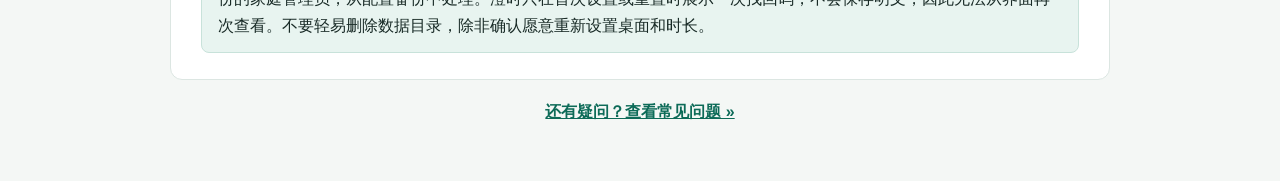
<file: docs/troubleshoot.html>
<!DOCTYPE html>
<html lang="zh-CN">
<head>
  <meta charset="utf-8">
  <meta name="viewport" content="width=device-width, initial-scale=1">
  <title>澄时故障排查</title>
  <style>
    :root {
      color-scheme: light;
      --background: #f4f7f5;
      --surface: #ffffff;
      --ink: #182a26;
      --muted: #5d6f6a;
      --accent: #0d6b58;
      --accent-light: #e8f4f0;
      --border: #dce6e2;
    }

    * {
      box-sizing: border-box;
    }

    body {
      margin: 0;
      background: var(--background);
      color: var(--ink);
      font-family: "Microsoft YaHei UI", "Microsoft YaHei", "PingFang SC", "Segoe UI", sans-serif;
      line-height: 1.7;
    }

    main {
      width: min(940px, calc(100% - 32px));
      margin: 0 auto;
      padding: 40px 0 56px;
    }

    .hero,
    section {
      background: var(--surface);
      border: 1px solid var(--border);
      border-radius: 12px;
      padding: 26px 30px;
    }

    .hero {
      margin-bottom: 18px;
    }

    section + section {
      margin-top: 18px;
    }

    h1 {
      margin: 0 0 8px;
      font-size: 30px;
      line-height: 1.25;
    }

    h2 {
      margin: 0 0 14px;
      padding-left: 12px;
      border-left: 5px solid var(--accent);
      font-size: 21px;
      line-height: 1.3;
    }

    .hero p {
      margin: 0;
      color: var(--muted);
    }

    .quick-links {
      display: grid;
      grid-template-columns: repeat(2, minmax(0, 1fr));
      gap: 10px 18px;
      margin: 0;
      padding: 0;
      list-style: none;
    }

    .quick-links a {
      display: block;
      padding: 10px 14px;
      border: 1px solid var(--border);
      border-radius: 8px;
      background: var(--accent-light);
      color: var(--accent);
      font-weight: 650;
      text-decoration: none;
    }

    .quick-links a:hover,
    .quick-links a:focus-visible {
      border-color: #a9d3c8;
      text-decoration: underline;
    }

    .symptom,
    .solution {
      margin: 8px 0;
      padding: 12px 16px;
      border-radius: 8px;
    }

    .symptom {
      background: #f7f8f8;
      border: 1px solid var(--border);
    }

    .solution {
      background: var(--accent-light);
      border: 1px solid #c8e2da;
    }

    .label {
      display: block;
      margin-bottom: 3px;
      font-weight: 700;
    }

    .symptom .label {
      color: var(--muted);
    }

    .solution .label {
      color: var(--accent);
    }

    .faq-link {
      margin: 18px 0 0;
      text-align: center;
    }

    .faq-link a {
      color: var(--accent);
      font-weight: 650;
    }

    section :last-child {
      margin-bottom: 0;
    }

    @media (max-width: 600px) {
      main {
        width: 100%;
        padding-top: 20px;
      }

      .hero,
      section {
        padding: 20px;
        border-left: 0;
        border-right: 0;
        border-radius: 0;
      }

      h1 {
        font-size: 25px;
      }

      h2 {
        font-size: 19px;
      }

      .quick-links {
        grid-template-columns: 1fr;
      }
    }
  </style>
</head>
<body>
  <main>
    <header class="hero">
      <h1>澄时故障排查</h1>
      <p>按常见现象快速定位问题，并在家长账户中完成处理。</p>
    </header>

    <section id="quick-index" aria-labelledby="quick-index-heading">
      <h2 id="quick-index-heading">速查</h2>
      <ul class="quick-links">
        <li><a href="#guard-not-active">守护未生效</a></li>
        <li><a href="#time-not-counted">时间不计入</a></li>
        <li><a href="#network-block-failed">断网失败</a></li>
        <li><a href="#recovery-code-lost">找回码丢失</a></li>
      </ul>
    </section>

    <section id="guard-not-active" aria-labelledby="guard-not-active-heading">
      <h2 id="guard-not-active-heading">守护未生效</h2>
      <p class="symptom"><span class="label">现象</span>点击「开始守护」后，孩子仍能打开名单外的软件；或重启电脑后，守护没有自动恢复。</p>
      <p class="solution"><span class="label">处理：</span>先用家长账户打开澄时，查看首页是否显示「守护服务未连接」。若未连接，请以管理员身份重新安装或启动澄时服务，再确认「开机后自动开始守护」已开启。孩子账户必须是标准用户；管理员权限可能绕过本机守护边界。</p>
    </section>

    <section id="time-not-counted" aria-labelledby="time-not-counted-heading">
      <h2 id="time-not-counted-heading">时间不计入</h2>
      <p class="symptom"><span class="label">现象</span>孩子已经在使用电脑，但家长仪表盘里的剩余时间减少很慢、不减少，或新的一天没有自动重置。</p>
      <p class="solution"><span class="label">处理：</span>先确认「开始守护」处于开启状态，再检查孩子使用的是不是当前配置的标准账户会话。不要手工改写计时数据；如最近修改过系统时间，可重启澄时服务后观察下一次跨天重置。计时使用系统单调时钟，改系统时间不会影响已累计的使用量。</p>
    </section>

    <section id="network-block-failed" aria-labelledby="network-block-failed-heading">
      <h2 id="network-block-failed-heading">断网失败</h2>
      <p class="symptom"><span class="label">现象</span>进入写作业书桌后，浏览器或其他软件仍能联网；也有孩子在睡觉时段还能打开视频网站。</p>
      <p class="solution"><span class="label">处理：</span>以管理员身份打开家长界面，检查该桌面是否开启断网，确认对应会话已经进入写作业模式。可以先关闭再重新进入一次，让 Windows 防火墙规则重新生成。若规则被安全软件清理，请暂时退出冲突软件，重新开始守护并测试网页访问。</p>
    </section>

    <section id="recovery-code-lost" aria-labelledby="recovery-code-lost-heading">
      <h2 id="recovery-code-lost-heading">找回码丢失</h2>
      <p class="symptom"><span class="label">现象</span>家长忘记密码，当初设置时生成的找回码没有抄录或已找不到，无法进入家长界面修改设置。</p>
      <p class="solution"><span class="label">处理：</span>若已配置备用邮箱，先在孩子锁屏或家长界面使用邮箱验证码流程重置。若没有备用邮箱，需要联系当初安装和保存备份的家庭管理员，从配置备份中处理。澄时只在首次设置或重置时展示一次找回码，不会保存明文，因此无法从界面再次查看。不要轻易删除数据目录，除非确认愿意重新设置桌面和时长。</p>
    </section>

    <p class="faq-link"><a href="faq.html">还有疑问？查看常见问题 »</a></p>
  </main>
</body>
</html>
</file>
<file: src/Chengshi.App/wwwroot/app.css>
/* ============================================================
   澄时 · Web UI 设计系统
   品牌语言延续 WPF 版：纸白画布 + 墨绿主色 + 暖灰描边。
   在此之上补齐：统一间距字阶、hover/过渡动效、细滚动条、
   焦点环、层级投影，以及孩子视图的场景氛围。
   ============================================================ */

:root {
  /* 画布与表面 */
  --canvas: #F5F4F1;
  --surface: #FFFFFF;
  --surface-hover: #FAFAF7;
  --line: #E7E4DD;
  --line-strong: #D8D4CB;

  /* 墨与次级文字 */
  --ink: #1D1B18;
  --muted: #6E675E;
  --faint: #9A948A;

  /* 主色（墨绿） */
  --accent: #2C4538;
  --accent-hover: #3A5C4C;
  --accent-soft: #E7EFE9;
  --on-accent: #FFFFFF;

  /* 语义色 */
  --warn: #A3562E;
  --warn-soft: #F6EFEA;
  --warn-line: #EAD9CE;
  --danger: #A24532;

  /* 侧边栏（深绿） */
  --side: #16312A;
  --side-hover: #1F453A;
  --side-line: #25503F;
  --side-muted: #AFCBBC;

  /* 孩子场景 */
  --sky-top: #E7F1FC;
  --sky-bottom: #C2DCF7;

  --radius: 14px;
  --radius-sm: 9px;
  --shadow-card: 0 1px 2px rgba(31, 43, 38, 0.05), 0 6px 18px rgba(31, 43, 38, 0.06);
  --shadow-pop: 0 6px 16px rgba(31, 43, 38, 0.12), 0 16px 44px rgba(31, 43, 38, 0.16);
  --font-ui: "Segoe UI Variable Text", "Segoe UI", "Microsoft YaHei UI", sans-serif;
  --font-display: "Segoe UI Variable Display", "Segoe UI", "Microsoft YaHei UI", sans-serif;
  --ease: cubic-bezier(.4, 0, .2, 1);
}

* { box-sizing: border-box; margin: 0; padding: 0; }

html, body { height: 100%; overflow: hidden; }

body {
  font-family: var(--font-ui);
  font-size: 14px;
  color: var(--ink);
  background: var(--canvas);
  -webkit-font-smoothing: antialiased;
  user-select: none;
  cursor: default;
  display: flex;
  flex-direction: column;
}

input, textarea, select { user-select: text; }

/* ===== 滚动条 ===== */
::-webkit-scrollbar { width: 10px; height: 10px; }
::-webkit-scrollbar-thumb {
  background: #CDCCC5; border-radius: 8px; border: 3px solid transparent; background-clip: padding-box;
}
::-webkit-scrollbar-thumb:hover { background-color: #B5B3AA; background-clip: padding-box; border: 2px solid transparent; }
::-webkit-scrollbar-track { background: transparent; }

:focus-visible { outline: 2px solid rgba(44, 69, 56, 0.55); outline-offset: 1px; border-radius: 6px; }
:focus { outline: none; }

.hidden { display: none !important; }
.grow { flex: 1 1 auto; min-width: 0; }

/* ============================================================
   标题栏
   ============================================================ */
#titlebar {
  height: 52px;
  flex: 0 0 52px;
  display: flex;
  align-items: center;
  justify-content: space-between;
  background: var(--surface);
  border-bottom: 1px solid var(--line);
  app-region: drag;
  -webkit-app-region: drag;
}

.tb-left { display: flex; align-items: center; padding-left: 20px; gap: 0; }
.tb-logo { width: 20px; height: 20px; color: var(--accent); }
.tb-name {
  font-family: var(--font-display);
  font-size: 17px;
  font-weight: 600;
  margin-left: 10px;
  letter-spacing: 0.2px;
}
.tb-right { display: flex; align-items: center; padding-right: 8px; }

.tb-btn {
  width: 42px; height: 40px;
  display: inline-flex; align-items: center; justify-content: center;
  background: transparent; border: 0; border-radius: 10px;
  color: var(--muted); cursor: pointer;
  app-region: no-drag; -webkit-app-region: no-drag;
  transition: background-color .15s var(--ease), color .15s var(--ease);
}
.tb-btn:hover { background: rgba(29, 27, 24, 0.07); color: var(--ink); }
.tb-btn:active { background: rgba(29, 27, 24, 0.12); }
.tb-btn .ic { width: 17px; height: 17px; }
.tb-close:hover { background: #E81123; color: #fff; }
.tb-close:active { background: #C50F1F; color: #fff; }

/* 状态药丸 */
.pill {
  display: inline-flex; align-items: center; gap: 6px;
  border-radius: 999px; padding: 4px 11px;
  font-size: 12px; line-height: 1;
  transition: background-color .25s var(--ease), color .25s var(--ease);
}
.pill-dot { width: 8px; height: 8px; border-radius: 50%; background: currentColor; }
.pill-accent { background: var(--accent-soft); color: var(--accent); }
.pill-muted { background: var(--canvas); color: var(--muted); }
#tbPill { margin-left: 16px; }
.pill-accent .pill-dot { animation: pulse 2.4s ease-in-out infinite; }
@keyframes pulse { 0%, 100% { opacity: 1; } 50% { opacity: .45; } }

/* ============================================================
   布局骨架
   ============================================================ */
#app { flex: 1 1 auto; min-height: 0; display: flex; position: relative; }

#parentView { flex: 1; display: flex; min-height: 0; animation: fadeUp .3s var(--ease); }

#sidebar {
  width: 232px; flex: 0 0 232px;
  background: var(--side);
  display: flex; flex-direction: column;
  padding: 26px 0 20px;
}
.side-head { padding: 0 22px 24px; }
.side-title { color: #FFFFFF; font-size: 13px; font-weight: 600; }
.side-sub { color: var(--side-muted); font-size: 11px; margin-top: 4px; }

.side-nav { display: flex; flex-direction: column; gap: 4px; padding: 0 10px; }
.nav-item {
  display: flex; align-items: center; gap: 12px;
  padding: 11px 14px; border: 0; border-radius: 9px;
  background: transparent; color: var(--side-muted);
  font-family: inherit; font-size: 14px; text-align: left;
  cursor: pointer;
  transition: background-color .18s var(--ease), color .18s var(--ease);
}
.nav-item .ic { width: 15px; height: 15px; flex: 0 0 15px; }
.nav-item:hover { background: var(--side-hover); color: #fff; }
.nav-item.active { background: var(--accent); color: #fff; }

.side-engine {
  margin: auto 16px 0;
  background: var(--side-hover);
  border-radius: 10px; padding: 14px 12px;
}
.se-line { display: flex; align-items: center; gap: 8px; font-size: 12px; color: var(--side-muted); }
.se-dot { width: 8px; height: 8px; border-radius: 50%; background: #7FB59B; flex: 0 0 8px; transition: background-color .3s var(--ease); }
.se-dot.ok { background: #6FBF97; box-shadow: 0 0 0 3px rgba(111, 191, 151, .18); }
.se-dot.warn { background: #D08A57; }
.se-title { color: var(--side-muted); }
.se-detail { color: var(--side-muted); font-size: 11px; line-height: 16px; margin-top: 6px; white-space: pre-wrap; }

#content { flex: 1; min-width: 0; min-height: 0; position: relative; }

.page {
  display: none;
  position: absolute; inset: 0;
  padding: 26px 28px 24px;
  overflow-y: auto;
  flex-direction: column;
}
.page.active { display: flex; animation: fadeUp .28s var(--ease); }
@keyframes fadeUp { from { opacity: 0; transform: translateY(8px); } to { opacity: 1; transform: none; } }

/* ============================================================
   通用元件
   ============================================================ */
.ic { width: 16px; height: 16px; flex: 0 0 auto; }
.ic-sm { width: 14px; height: 14px; }
.ic-lg { width: 26px; height: 26px; }
.ic-xl { width: 42px; height: 42px; }

.card {
  background: var(--surface);
  border: 1px solid var(--line);
  border-radius: var(--radius);
  box-shadow: var(--shadow-card);
  padding: 22px 24px;
  flex: 0 0 auto;
}

.card-title { font-size: 13px; font-weight: 600; margin-bottom: 10px; }
.card-title-row { display: flex; align-items: baseline; justify-content: space-between; margin-bottom: 10px; }
.card-title-row .card-title { margin-bottom: 0; }
.card-aside { font-size: 11px; color: var(--faint); }

.row { display: flex; align-items: center; }
.row.wrap { flex-wrap: wrap; gap: 8px; }
.row.center { justify-content: center; }
.row.split { justify-content: space-between; }

.h-divider { height: 1px; background: var(--line); margin: 20px 0 18px; }
.v-divider { height: 1px; background: var(--line); margin: 14px 0 12px; }

.page-title { font-family: var(--font-display); font-size: 26px; font-weight: 600; }
.page-lead { color: var(--muted); font-size: 13px; margin-top: 8px; }
.field-label { font-size: 12px; color: var(--muted); margin: 0 0 6px; }
.muted-note { font-size: 12px; color: var(--muted); line-height: 1.55; }
.faint-note { font-size: 11px; color: var(--faint); }
.empty-note { font-size: 12px; color: var(--faint); line-height: 1.5; }
.help-engine { font-size: 13px; line-height: 20px; white-space: pre-wrap; }
.feedback-email { font-size: 13px; margin-top: 12px; }

.hint { font-size: 12px; line-height: 1.55; white-space: pre-wrap; overflow-wrap: anywhere; }
.accent-hint { color: var(--accent); margin-top: 8px; }
.accent-hint:empty { display: none; }

/* 按钮 */
.btn {
  display: inline-flex; align-items: center; justify-content: center; gap: 7px;
  border: 1px solid transparent; border-radius: var(--radius-sm);
  font-family: inherit; font-size: 13px; cursor: pointer;
  padding: 8px 14px; line-height: 1.2;
  transition: background-color .16s var(--ease), border-color .16s var(--ease),
              color .16s var(--ease), transform .1s var(--ease), box-shadow .16s var(--ease);
}
.btn:active { transform: scale(.98); }
.btn:disabled { opacity: .4; cursor: default; }
.btn:disabled:active { transform: none; }
.btn-primary {
  background: var(--accent); color: var(--on-accent);
  font-size: 14px; font-weight: 600; padding: 11px 22px;
}
.btn-primary:hover { background: var(--accent-hover); box-shadow: 0 4px 12px rgba(44, 69, 56, .28); }
.btn-outline { background: var(--surface); border-color: var(--line); color: var(--ink); }
.btn-outline:hover { border-color: var(--accent); background: var(--surface-hover); }
.btn-ghost { background: transparent; color: var(--muted); }
.btn-ghost:hover { color: var(--ink); background: rgba(29, 27, 24, 0.05); }
.btn-lg { font-size: 15px; min-width: 200px; min-height: 46px; }
.btn-sm { font-size: 12px; padding: 6px 11px; }
.btn-link { padding-left: 0; padding-right: 0; justify-content: flex-start; }
.btn-link .ic { transition: transform .16s var(--ease); }
.btn-link:hover .ic { transform: translateX(3px); }

/* 输入 */
.input {
  font-family: inherit; font-size: 13px; color: var(--ink);
  background: var(--surface);
  border: 1px solid var(--line); border-radius: var(--radius-sm);
  padding: 9px 12px;
  transition: border-color .16s var(--ease), box-shadow .16s var(--ease);
}
.input::placeholder { color: var(--faint); }
.input:hover { border-color: var(--line-strong); }
.input:focus { border-color: var(--accent); box-shadow: 0 0 0 3px rgba(44, 69, 56, .1); }

select.input { cursor: pointer; }

/* 复选框 */
.check { display: flex; align-items: flex-start; gap: 10px; font-size: 13px; padding: 4px 0; cursor: pointer; }
.check input {
  appearance: none; -webkit-appearance: none;
  width: 18px; height: 18px; flex: 0 0 18px; margin-top: 1px;
  border: 1px solid var(--line-strong); border-radius: 5px;
  background: var(--surface); cursor: pointer; position: relative;
  transition: background-color .15s var(--ease), border-color .15s var(--ease);
}
.check input:hover { border-color: var(--accent); }
.check input:checked { background: var(--accent); border-color: var(--accent); }
.check input:checked::after {
  content: ""; position: absolute; left: 5px; top: 1.5px;
  width: 5px; height: 9px;
  border: solid #fff; border-width: 0 1.8px 1.8px 0;
  transform: rotate(42deg);
}

/* chips */
.chips { display: flex; flex-wrap: wrap; gap: 8px; }
.chips:empty { display: none; }
.chip {
  display: inline-flex; align-items: center;
  border: 1px solid var(--line); border-radius: var(--radius-sm);
  background: var(--surface-hover);
  padding: 5px 8px 5px 12px; font-size: 13px;
  animation: chipIn .18s var(--ease);
}
@keyframes chipIn { from { opacity: 0; transform: scale(.9); } to { opacity: 1; transform: none; } }
.chip-remove {
  width: 22px; height: 22px; margin-left: 6px;
  display: inline-flex; align-items: center; justify-content: center;
  border: 0; border-radius: 6px; background: transparent;
  color: var(--muted); cursor: pointer; font-size: 12px;
  transition: background-color .15s var(--ease), color .15s var(--ease);
}
.chip-remove:hover { background: rgba(44, 69, 56, .12); color: var(--ink); }
.chip-accent { background: var(--accent-soft); border-color: var(--accent); }
.chip-warn { background: var(--warn-soft); border-color: var(--warn-line); color: var(--warn); font-size: 12px; padding: 5px 10px; }

/* 药丸选择按钮 */
.pill-grid { display: grid; grid-template-columns: 1fr 1fr; gap: 8px; }
.pill-btn {
  min-height: 34px; padding: 8px 10px;
  border: 1px solid var(--line); border-radius: var(--radius-sm);
  background: var(--surface); font-family: inherit; font-size: 13px; color: var(--ink);
  cursor: pointer;
  transition: background-color .16s var(--ease), border-color .16s var(--ease), color .16s var(--ease);
}
.pill-btn:hover { border-color: var(--accent); }
.pill-btn.on { background: var(--accent); border-color: var(--accent); color: #fff; }

/* 分段页签 */
.seg-tabs { display: grid; grid-template-columns: 1fr 1fr; gap: 8px; margin-top: 10px; }
.seg-tab {
  min-height: 34px; border: 1px solid var(--line); border-radius: var(--radius-sm);
  background: var(--surface); font-family: inherit; font-size: 13px; color: var(--ink);
  cursor: pointer; transition: background-color .16s var(--ease), border-color .16s var(--ease), color .16s var(--ease);
}
.seg-tab:hover { border-color: var(--accent); }
.seg-tab.on { background: var(--accent); border-color: var(--accent); color: #fff; }

.minutes-big { font-family: var(--font-display); font-size: 34px; font-weight: 600; margin: 10px 0 2px; }

/* 书桌选择卡 */
.desk-select-grid { display: grid; grid-template-columns: repeat(3, 1fr); gap: 10px; }
.desk-card {
  position: relative; text-align: left;
  border: 1px solid var(--line); border-radius: 12px;
  background: var(--surface); padding: 14px;
  font-family: inherit; cursor: pointer;
  transition: border-color .16s var(--ease), background-color .16s var(--ease), box-shadow .16s var(--ease);
}
.desk-card:hover { border-color: #B8A990; box-shadow: var(--shadow-card); }
.desk-card.on { border-color: var(--accent); background: var(--accent-soft); }
.desk-card-name { font-size: 15px; font-weight: 600; margin-top: 10px; }
.desk-card.on .desk-card-name { color: var(--accent); }
.desk-card-summary { font-size: 12px; color: var(--muted); line-height: 17px; margin-top: 4px; }
.desk-card-icon {
  width: 34px; height: 34px; border-radius: 10px;
  background: var(--accent-soft); color: var(--accent);
  display: flex; align-items: center; justify-content: center;
}
.desk-card.on .desk-card-icon { background: #fff; }
.desk-card-check {
  position: absolute; top: 10px; right: 10px;
  width: 18px; height: 18px; border-radius: 50%;
  background: var(--accent); color: #fff;
  display: none; align-items: center; justify-content: center;
}
.desk-card-check .ic { width: 11px; height: 11px; }
.desk-card.on .desk-card-check { display: flex; }

/* ============================================================
   仪表盘
   ============================================================ */
.hero { display: flex; align-items: center; gap: 18px; margin-bottom: 18px; padding: 20px 24px; }
.hero-icon {
  width: 64px; height: 64px; flex: 0 0 64px; border-radius: 50%;
  background: var(--accent-soft); color: var(--accent);
  display: flex; align-items: center; justify-content: center;
}
.hero-greeting { font-family: var(--font-display); font-size: 22px; font-weight: 600; }
.hero-line { color: var(--muted); font-size: 13px; margin-top: 6px; line-height: 1.5; }

.desk-cards { display: grid; grid-template-columns: repeat(3, 1fr); gap: 12px; margin-bottom: 18px; }
.desk-card-row { display: flex; align-items: center; gap: 10px; }
.desk-card-badge {
  margin-left: auto; font-size: 10px; color: var(--warn);
  background: var(--warn-soft); border: 1px solid var(--warn-line);
  border-radius: 8px; padding: 3px 7px;
}

.dash-grid { display: grid; grid-template-columns: 5fr 4fr; gap: 16px; }
.dash-grid-2 { grid-template-columns: 1fr 1fr; margin-top: 16px; }

.budget-body { display: flex; align-items: center; gap: 24px; }
.donut-wrap { position: relative; width: 128px; height: 128px; flex: 0 0 128px; }
.donut { width: 128px; height: 128px; transform: rotate(-90deg); }
.donut-track { fill: none; stroke: #E8E6E0; stroke-width: 13; }
.donut-arc {
  fill: none; stroke: var(--accent); stroke-width: 13;
  stroke-linecap: round;
  stroke-dasharray: 361.29;
  stroke-dashoffset: 361.29;
  transition: stroke-dashoffset .6s var(--ease);
}
.donut-center { position: absolute; inset: 0; display: flex; flex-direction: column; align-items: center; justify-content: center; }
.donut-remaining { font-family: var(--font-display); font-size: 26px; font-weight: 600; }
.donut-label { font-size: 11px; color: var(--muted); margin-top: 2px; }
.budget-side { flex: 1; min-width: 0; }
.budget-used { font-size: 15px; }
.budget-hint { color: var(--muted); font-size: 12px; line-height: 18px; margin-top: 6px; }
.limit-line { font-size: 13px; }
.limit-line + .limit-line { margin-top: 4px; }

.week-bars { display: grid; grid-template-columns: repeat(7, 1fr); gap: 6px; align-items: end; height: 128px; margin-top: 4px; }
.week-bar-wrap { display: flex; flex-direction: column; align-items: center; height: 100%; }
.week-bar {
  width: 24px; max-width: 80%; border-radius: 6px;
  background: var(--accent);
  align-self: center; margin-top: auto;
  transition: height .45s var(--ease);
  min-height: 2px;
}
.week-bar-label { font-size: 10px; color: var(--muted); text-align: center; margin-top: 6px; line-height: 1.3; }

.dash-actions { display: flex; align-items: flex-start; margin-top: 18px; }
.dash-actions #rewardBtn { margin-left: auto; margin-top: 8px; }

.cur-desk-name { font-size: 17px; font-weight: 600; }
.cur-desk-summary { color: var(--muted); font-size: 12px; line-height: 18px; margin: 6px 0 12px; }

.engine-text { color: var(--muted); font-size: 12px; line-height: 18px; white-space: pre-wrap; }

.app-usage-row { display: grid; grid-template-columns: 160px 1fr auto; gap: 14px; align-items: center; padding: 7px 0; }
.app-usage-name { font-size: 13px; overflow: hidden; text-overflow: ellipsis; white-space: nowrap; }
.app-usage-track { height: 8px; border-radius: 4px; background: #E8E6E0; overflow: hidden; }
.app-usage-bar { height: 100%; border-radius: 4px; background: var(--accent); transition: width .45s var(--ease); min-width: 4px; }
.app-usage-bar.over { background: var(--danger); }
.app-usage-summary { font-size: 12px; color: var(--muted); }
.app-usage-summary.over { color: var(--danger); }

/* ============================================================
   设置页
   ============================================================ */
.settings-head { display: flex; align-items: flex-start; justify-content: space-between; gap: 16px; margin-bottom: 20px; }
.settings-head .page-lead { max-width: 560px; }

.settings-grid { display: grid; grid-template-columns: minmax(0, 1fr) 292px; gap: 20px; align-items: start; flex: 0 0 auto; }
.settings-main, .settings-side { padding: 0; }
.scroll-y { max-height: calc(100vh - 240px); overflow-y: auto; padding: 22px 24px; }
.settings-side .scroll-y { max-height: calc(100vh - 186px); }

.recovery-box {
  flex: 1; min-width: 0;
  background: var(--canvas); border: 1px solid var(--line); border-radius: var(--radius-sm);
  padding: 12px 14px;
  font-family: "Cascadia Mono", Consolas, "Microsoft YaHei UI", monospace;
  font-size: 18px;
}

.day-row { display: grid; grid-template-columns: 40px 1fr auto; gap: 8px; align-items: center; margin-bottom: 8px; }
.day-row-label { font-size: 13px; font-weight: 600; }
.day-row input { text-align: center; padding: 6px 8px; font-size: 14px; }
.day-row-custom { font-size: 10px; color: var(--accent); }

.limit-row {
  display: flex; align-items: center; gap: 10px;
  border: 1px solid var(--line); border-radius: var(--radius-sm);
  background: var(--surface-hover); padding: 8px 8px 8px 10px; margin-bottom: 8px;
}
.limit-row-name { font-size: 13px; flex: 1; min-width: 0; overflow: hidden; text-overflow: ellipsis; white-space: nowrap; }
.limit-row-summary { font-size: 12px; color: var(--muted); }

/* ============================================================
   帮助页
   ============================================================ */
#page-help .page-title { margin-bottom: 8px; }
#page-help .page-lead { margin: 0 0 20px; }
.help-list { display: flex; flex-direction: column; gap: 16px; }

/* ============================================================
   孩子视图 · 书桌场景
   ============================================================ */
.child-view { position: absolute; inset: 0; display: flex; flex-direction: column; align-items: center; animation: fadeUp .3s var(--ease); }

#deskView { background: linear-gradient(180deg, var(--sky-top), var(--sky-bottom)); justify-content: center; gap: 6px; }
/* 用径向渐变模拟柔光：filter: blur 在大元素上合成开销高，低端机可能掉帧 */
.desk-glow { position: absolute; border-radius: 50%; pointer-events: none; }
.desk-glow.g1 {
  width: 520px; height: 520px; left: -140px; top: -180px;
  background: radial-gradient(circle, rgba(255, 255, 255, .9), rgba(255, 255, 255, 0) 70%);
}
.desk-glow.g2 {
  width: 640px; height: 640px; right: -200px; bottom: -260px;
  background: radial-gradient(circle, rgba(183, 227, 200, .75), rgba(183, 227, 200, 0) 70%);
}

.desk-center { display: flex; flex-direction: column; align-items: center; }
.remaining {
  font-family: var(--font-display);
  font-size: 92px; font-weight: 250;
  line-height: 1.05;
  letter-spacing: 1px;
  font-variant-numeric: tabular-nums;
  color: var(--ink);
}
.child-hint { color: var(--muted); font-size: 13px; text-align: center; max-width: 440px; margin-top: 12px; line-height: 1.6; }

/* 到点前的分级提醒与「保存进度」宽限：一条不打扰的胶囊横幅 */
.desk-banner {
  margin-top: 16px; padding: 10px 24px;
  border-radius: 999px; font-size: 15px; font-weight: 600;
  font-variant-numeric: tabular-nums;
  animation: fadeUp .3s var(--ease);
}
.banner-warn { color: #7A5A1E; background: rgba(255, 214, 130, .55); border: 1px solid rgba(199, 154, 75, .45); }
.banner-grace { color: #8A3D2E; background: rgba(255, 176, 148, .6); border: 1px solid rgba(178, 92, 66, .5); }

.desk-tiles { display: flex; flex-wrap: wrap; justify-content: center; max-height: 186px; overflow-y: auto; margin-top: 14px; }
.app-tile {
  width: 112px; margin: 8px;
  background: var(--surface); border: 1px solid var(--line); border-radius: 16px;
  padding: 16px 14px 13px; text-align: center;
  box-shadow: var(--shadow-card);
  transition: transform .18s var(--ease), box-shadow .18s var(--ease);
}
.app-tile:hover { transform: translateY(-2px); box-shadow: var(--shadow-pop); }
.app-tile-avatar {
  width: 48px; height: 48px; margin: 0 auto;
  border-radius: 13px; color: #fff;
  display: flex; align-items: center; justify-content: center;
  font-size: 20px; font-weight: 600;
  font-family: var(--font-display);
}
.app-tile-name { font-size: 12px; margin-top: 10px; max-width: 84px; margin-left: auto; margin-right: auto; overflow: hidden; text-overflow: ellipsis; white-space: nowrap; }

.desk-blocked { justify-content: center; max-height: 56px; overflow: hidden; margin-top: 6px; }
.desk-blocked:empty { display: none; }

#askParentBtn { min-width: 240px; margin-top: 14px; background: rgba(255,255,255,.72); }
#askParentBtn:hover { background: var(--surface); }

/* ============================================================
   孩子视图 · 时间用完（夜晚）
   ============================================================ */
#timeupView {
  background: linear-gradient(180deg, #151B36 0%, #232048 55%, #463565 100%);
  color: #F2F1FA;
  justify-content: center;
  overflow-y: auto;
}
.stars { position: absolute; inset: 0; pointer-events: none; }
.stars span { position: absolute; width: 3px; height: 3px; border-radius: 50%; background: #8B8FB8; opacity: .7; animation: twinkle 3s ease-in-out infinite; }
.stars span:nth-child(2n) { animation-delay: 1.1s; }
.stars span:nth-child(3n) { animation-delay: 2s; width: 2px; height: 2px; }
@keyframes twinkle { 0%, 100% { opacity: .25; } 50% { opacity: .85; } }

.night-center { display: flex; flex-direction: column; align-items: center; max-width: 560px; padding: 28px 40px 64px; }
.night-art { width: 176px; height: 118px; margin-bottom: 10px; }
.night-title { font-family: var(--font-display); font-size: 34px; font-weight: 600; }
.night-hint { color: #B9BCE0; font-size: 13px; text-align: center; max-width: 460px; margin-top: 12px; line-height: 1.65; }
#askMoreBtn { min-width: 300px; min-height: 46px; font-size: 15px; margin-top: 28px; }
.night-foot { color: #8B8FB8; font-size: 11px; margin-top: 16px; }
.btn-night { border: 1px solid rgba(255,255,255,.35); color: #F2F1FA; min-width: 240px; margin-top: 14px; padding: 10px 20px; }
.btn-night:hover { background: rgba(255,255,255,.15); color: #fff; }

.night-badge {
  position: absolute; bottom: 20px;
  display: flex; align-items: center; gap: 7px;
  background: rgba(255,255,255,.15); border-radius: 10px; padding: 7px 12px;
  font-size: 12px; color: #B9BCE0;
}
.night-badge .ic { width: 13px; height: 15px; }
.nb-left { left: 30px; }
.nb-right { right: 30px; }
.moon-dot { width: 9px; height: 9px; border-radius: 50%; background: #F5D9A0; }

/* ============================================================
   护眼休息提醒
   ============================================================ */
.overlay {
  position: absolute; inset: 0; z-index: 10;
  background: rgba(27, 25, 23, .54);
  display: flex; align-items: center; justify-content: center;
  animation: overlayIn .22s var(--ease);
}
@keyframes overlayIn { from { opacity: 0; } to { opacity: 1; } }
.dialog {
  width: 440px; max-width: calc(100% - 48px);
  background: var(--surface); border: 1px solid var(--line);
  border-radius: 16px; padding: 30px 34px;
  box-shadow: var(--shadow-pop);
  animation: dialogIn .24s var(--ease);
}
@keyframes dialogIn { from { opacity: 0; transform: translateY(12px) scale(.98); } to { opacity: 1; transform: none; } }
.dialog-icon {
  width: 84px; height: 84px; margin: 0 auto 16px; border-radius: 50%;
  background: var(--accent-soft); color: var(--accent);
  display: flex; align-items: center; justify-content: center;
}
.dialog-title { font-family: var(--font-display); font-size: 22px; font-weight: 600; text-align: center; }
.dialog-text { color: var(--muted); font-size: 14px; text-align: center; margin: 10px 0 22px; line-height: 1.6; }

/* ============================================================
   窄窗口自适应
   ============================================================ */
@media (max-width: 1180px) {
  .dash-grid { grid-template-columns: 1fr; }
  .settings-grid { grid-template-columns: 1fr; }
  .scroll-y { max-height: none; }
  .settings-side .scroll-y { max-height: none; }
}
@media (max-width: 980px) {
  .desk-cards { grid-template-columns: 1fr; }
  .dash-grid-2 { grid-template-columns: 1fr; }
}

/* demo 预览工具条（仅浏览器直接打开时由 JS 注入） */
#demoBar {
  position: fixed; right: 14px; bottom: 14px; z-index: 99;
  display: flex; align-items: center; gap: 6px;
  background: rgba(29, 27, 24, .82); border-radius: 10px;
  padding: 6px 8px; backdrop-filter: blur(4px);
  font-size: 12px; color: #B9BCE0;
}
#demoBar button {
  border: 1px solid rgba(255,255,255,.25); border-radius: 7px;
  background: transparent; color: #F2F1FA;
  font-family: inherit; font-size: 12px; padding: 4px 9px; cursor: pointer;
}
#demoBar button:hover { background: rgba(255,255,255,.15); }

/* ============================================================
   使用统计页
   ============================================================ */
.stat-cards { display: grid; grid-template-columns: repeat(4, 1fr); gap: 12px; }
.stat-card { padding: 16px 20px; }
.stat-label { font-size: 12px; color: var(--muted); }
.stat-value { font-family: var(--font-display); font-size: 24px; font-weight: 600; margin-top: 6px; }
.stats-block { margin-top: 16px; }

.stat-bars {
  display: grid; grid-auto-flow: column; grid-auto-columns: 1fr;
  gap: 6px; align-items: end; min-height: 146px;
}
.stat-bar-col { display: flex; flex-direction: column; align-items: center; height: 142px; justify-content: flex-end; }
.stat-bar {
  width: 60%; max-width: 30px; border-radius: 6px;
  background: var(--accent); min-height: 2px;
  transition: height .45s var(--ease);
}

.rank-row {
  display: grid; grid-template-columns: 160px 1fr auto 52px;
  gap: 14px; align-items: center; padding: 7px 0;
}
.rank-name { font-size: 13px; overflow: hidden; text-overflow: ellipsis; white-space: nowrap; }
.rank-bar { display: block; height: 100%; border-radius: 4px; background: var(--accent); transition: width .45s var(--ease); }
.rank-minutes { font-size: 13px; min-width: 72px; text-align: right; }
.rank-share { font-size: 12px; color: var(--muted); text-align: right; }

.detail-row {
  display: grid; grid-template-columns: 110px 90px 56px 1fr;
  gap: 12px; align-items: center; padding: 8px 0;
  font-size: 13px; border-bottom: 1px solid var(--line);
}
.detail-row:last-child { border-bottom: 0; }
.detail-head { font-size: 12px; color: var(--faint); border-bottom: 1px solid var(--line); padding-bottom: 6px; }
.detail-apps { color: var(--muted); font-size: 12px; overflow: hidden; text-overflow: ellipsis; white-space: nowrap; }

@media (max-width: 1000px) {
  .stat-cards { grid-template-columns: repeat(2, 1fr); }
}

/* 场景面板：一组相关开关收拢成独立场景（如「开机自动守护」） */
.scene-panel {
  margin-top: 14px;
  border: 1px solid #D9E4DA;
  border-radius: 12px;
  background: linear-gradient(180deg, #F6FAF5, #EFF5EC);
  padding: 14px 16px;
}
.scene-title { font-size: 13px; font-weight: 600; }
.scene-lead { font-size: 12px; color: var(--muted); margin: 4px 0 8px; }
.check-row { padding: 5px 0; }
.check-row .check-text { display: flex; flex-direction: column; gap: 2px; }
.check-row .check-text b { font-weight: 600; font-size: 13px; }
.check-row .check-text small { color: var(--muted); font-size: 11px; line-height: 1.5; }
.scene-svc {
  margin-top: 10px;
  padding: 10px 12px;
  background: rgba(255, 255, 255, .75);
  border: 1px dashed var(--line-strong);
  border-radius: 9px;
}

/* 设置页：按场景分块（使用场景 ｜ 电脑总时长 平行，其余依次铺开） */
.scenario-grid {
  display: grid;
  grid-template-columns: minmax(0, 1fr) minmax(0, 1fr);
  gap: 16px;
  align-items: start;
}
.scenario-head { display: flex; align-items: center; gap: 10px; }
.scenario-badge {
  font-size: 11px; font-weight: 600; color: var(--accent);
  background: var(--accent-soft); border-radius: 999px; padding: 3px 10px;
}
.scenario-title { font-size: 15px; font-weight: 600; }
.scenario-lead { font-size: 12px; color: var(--muted); line-height: 1.55; margin: 6px 0 14px; }
@media (max-width: 1180px) {
  .scenario-grid { grid-template-columns: 1fr; }
}

/* 守护生效预览面板 */
.preview-card {
  margin-bottom: 16px;
  padding: 14px 20px;
  background: linear-gradient(180deg, #F3F8F2, #EDF4EA);
  border-color: #D9E4DA;
}
.preview-head { font-size: 13px; font-weight: 600; color: var(--accent); }
.preview-list { list-style: none; margin-top: 8px; display: flex; flex-direction: column; gap: 5px; }
.preview-list li { display: flex; align-items: flex-start; gap: 8px; font-size: 13px; line-height: 1.5; }
.preview-list .ic { color: var(--accent); margin-top: 3px; }

/* 卡片标题旁的灰色小标签（规则类型提示） */
.scenario-tag {
  font-size: 11px; color: var(--faint);
  border: 1px solid var(--line); border-radius: 999px; padding: 2px 9px;
}
</file>
